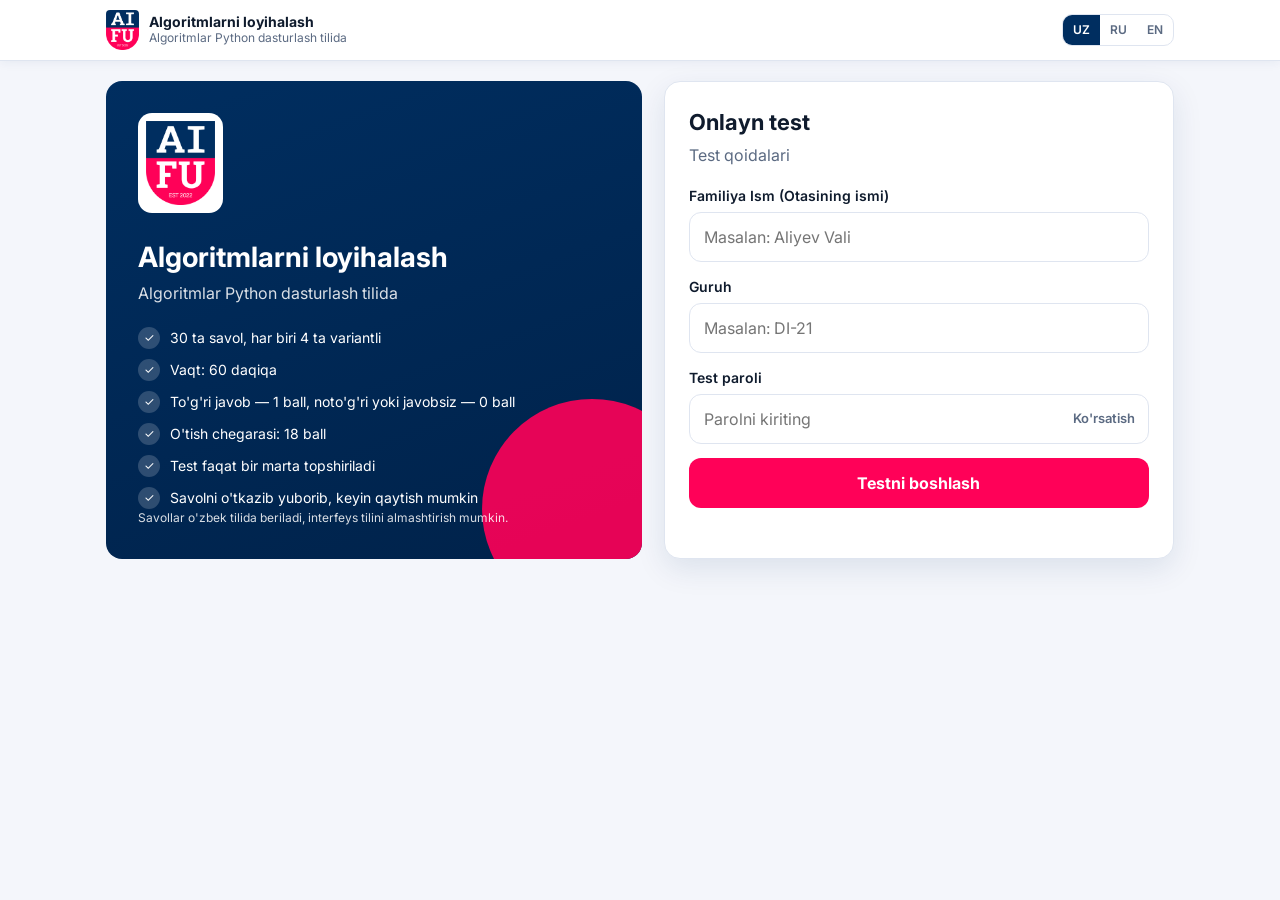
<file: index.html>
<!doctype html>
<html lang="uz">
<head>
<meta charset="utf-8">
<meta name="viewport" content="width=device-width,initial-scale=1">
<title>AIFU Online Test</title>
<meta name="robots" content="noindex">
<link rel="icon" type="image/png" href="assets/logo.png">
<link rel="preconnect" href="https://fonts.googleapis.com">
<link href="https://fonts.googleapis.com/css2?family=Inter:wght@400;500;600;700;800&family=JetBrains+Mono:wght@400;600&display=swap" rel="stylesheet">
<link rel="stylesheet" href="assets/styles.css?v=2">
</head>
<body>
<header class="top">
  <div class="top-in">
    <div class="brand"><img src="assets/logo.png" alt="AIFU"><div><b data-t="subject"></b><small data-t="topic"></small></div></div>
    <div class="grow"></div>
    <div id="timer" class="timer hidden" role="timer" aria-live="off">60:00</div>
    <div id="student" class="student hidden"><span class="avatar" id="ava"></span><div><b id="sName"></b><small id="sGroup"></small></div></div>
    <div class="lang" id="lang"><button data-l="uz">UZ</button><button data-l="ru">RU</button><button data-l="en">EN</button></div>
  </div>
</header>
<main class="wrap" id="app" aria-live="polite"></main>
<script src="config.js?v=2"></script>
<script src="assets/i18n.js?v=2"></script>
<script src="assets/validate.js?v=2"></script>
<script src="assets/app.js?v=2"></script>
</body>
</html>
</file>
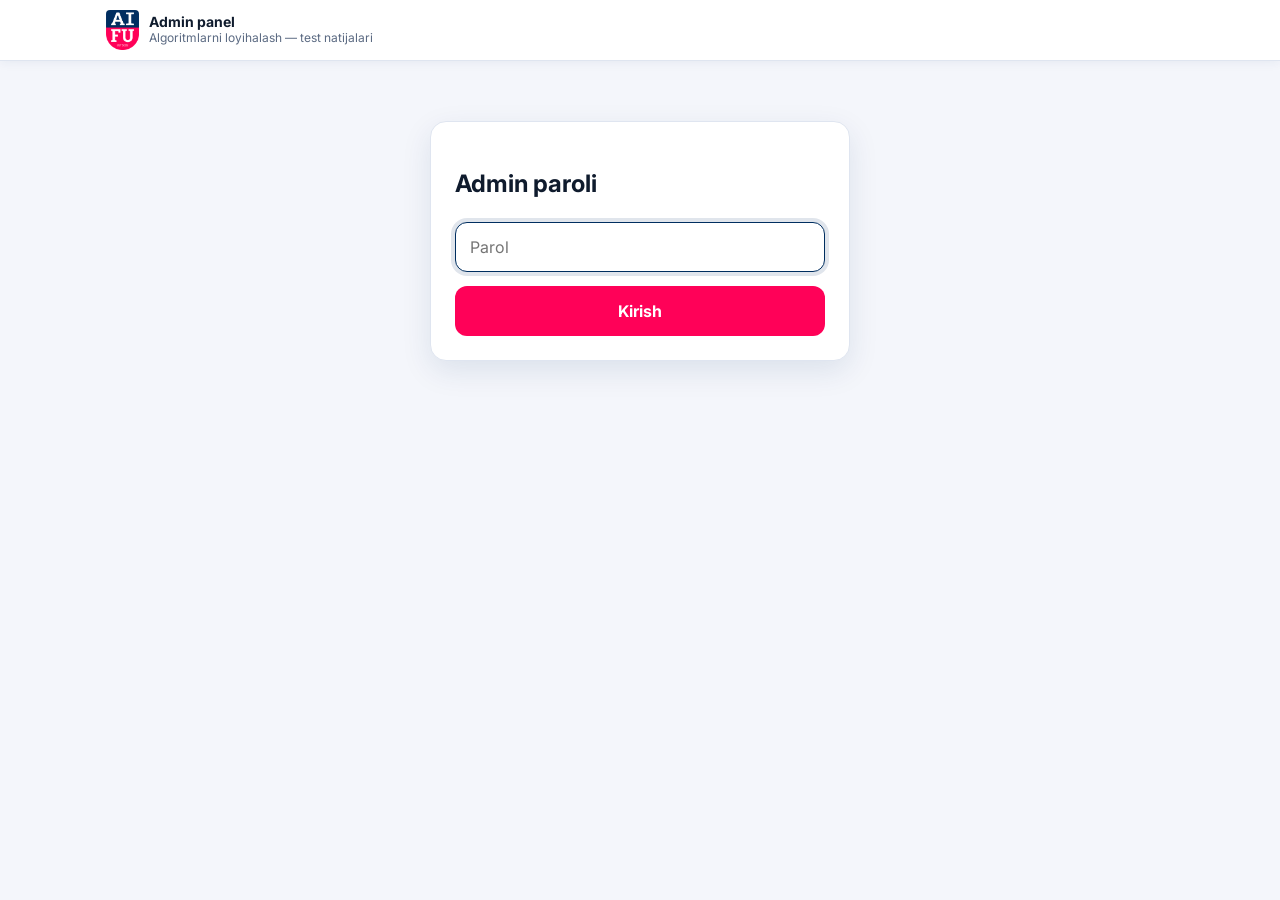
<file: admin.html>
<!doctype html>
<html lang="uz">
<head>
<meta charset="utf-8"><meta name="viewport" content="width=device-width,initial-scale=1">
<title>AIFU Test — Admin</title><meta name="robots" content="noindex">
<link rel="icon" type="image/png" href="assets/logo.png">
<link href="https://fonts.googleapis.com/css2?family=Inter:wght@400;600;700;800&display=swap" rel="stylesheet">
<link rel="stylesheet" href="assets/styles.css?v=2">
</head>
<body>
<header class="top"><div class="top-in"><div class="brand"><img src="assets/logo.png" alt="AIFU"><div><b>Admin panel</b><small>Algoritmlarni loyihalash — test natijalari</small></div></div><div class="grow"></div><button class="btn ghost hidden" id="out">Chiqish</button></div></header>
<main class="wrap" id="app"></main>
<script src="config.js?v=2"></script>
<script>
(function(){
const app=document.getElementById('app'); let pw=''; try{pw=sessionStorage.getItem('adm')||''}catch(e){}
const esc=s=>String(s==null?'':s).replace(/[&<>"]/g,c=>({'&':'&amp;','<':'&lt;','>':'&gt;','"':'&quot;'}[c]));
const api=async b=>{try{const r=await fetch(CONFIG.API_URL,{method:'POST',headers:{'Content-Type':'text/plain;charset=utf-8'},body:JSON.stringify(Object.assign({adminPassword:pw},b))});return await r.json()}catch(e){return {error:'NET'}}};
const fmt=t=>t?new Date(Number(t)).toLocaleString('uz-UZ',{day:'2-digit',month:'2-digit',hour:'2-digit',minute:'2-digit'}):'';
function login(msg){document.getElementById('out').classList.add('hidden');app.innerHTML=`<div class="card" style="max-width:420px;margin:40px auto"><h2>Admin paroli</h2>${msg?'<div class="alert">'+esc(msg)+'</div>':''}<form id="f"><div class="field"><input class="inp" id="p" type="password" placeholder="Parol" autofocus></div><button class="btn pri full">Kirish</button></form></div>`;
 document.getElementById('f').onsubmit=async e=>{e.preventDefault();pw=document.getElementById('p').value;await load(true)}}
async function load(first){
 const r=await api({action:'admin_list'});
 if(r.error==='WRONG_PASSWORD'){pw='';return login(first?"Parol noto'g'ri":'')}
 if(r.error){app.innerHTML='<div class="card">Xato: '+esc(r.error)+'</div>';return}
 try{sessionStorage.setItem('adm',pw)}catch(e){}
 document.getElementById('out').classList.remove('hidden');
 const done=r.list.filter(x=>x.status==='finished'||x.status==='expired'),pass=done.filter(x=>x.score>=18).length;
 const rp=r.report, left=rp.firstFinishedAt?Math.max(0,rp.firstFinishedAt+864e5-Date.now()):null;
 app.innerHTML=`<div class="kpis"><div><b>${r.students}</b><small>Talabalar (kirgan)</small></div><div><b>${done.length}</b><small>Tugatgan urinishlar</small></div><div><b>${r.avg}</b><small>O'rtacha ball</small></div><div><b>${done.length?Math.round(pass*100/done.length):0}%</b><small>≥18 ball</small></div></div>
 <div class="card"><div class="acts" style="margin:0 0 14px"><b>Hisobot:</b> ${rp.sentAt?'<span class="pill ok">Yuborilgan: '+esc(rp.sentAt)+'</span>':'<span class="pill act">Kutilmoqda: '+rp.done+'/'+rp.expected+' talaba'+(left!==null?', '+Math.floor(left/36e5)+' soat '+Math.floor(left%36e5/6e4)+' daq qoldi':'')+'</span>'}<span class="sp"></span>
 <button class="btn ghost" id="rf">↻ Yangilash</button><button class="btn nav" id="dl">⬇ Excel yuklab olish</button><button class="btn pri" id="sr">✉ Hisobotni hozir yuborish</button></div>
 <div style="overflow:auto;max-height:65vh"><table class="t"><thead><tr><th>№</th><th>FIO</th><th>Guruh</th><th>Urinish</th><th>Ball</th><th>Holat</th><th>Boshlangan</th><th>Tugagan</th><th>Tab</th><th></th></tr></thead><tbody>${r.list.map((x,i)=>`<tr><td>${i+1}</td><td>${esc(x.fio)}</td><td>${esc(x.group)}</td><td>${x.attempt}</td><td><b>${x.score===''?'—':x.score}</b></td><td>${x.status==='active'?'<span class="pill act">ishlamoqda</span>':x.status==='void'?'<span class="pill no">bekor</span>':x.score>=18?'<span class="pill ok">o\'tdi</span>':'<span class="pill no">o\'tmadi</span>'}</td><td>${fmt(x.startedAt)}</td><td>${fmt(x.finishedAt)}</td><td>${x.tabs||0}</td><td>${x.status==='void'?'':'<button class="btn ghost" style="padding:4px 10px;min-height:0;font-size:12px" data-v="'+x.id+'">Bekor qilish</button>'}</td></tr>`).join('')}</tbody></table></div></div>`;
 document.getElementById('rf').onclick=()=>load();
 document.getElementById('sr').onclick=async()=>{if(!confirm('Excel hisobotini '+'kamoliddin.ru1@gmail.com'+' ga hozir yuborasizmi?'))return;const x=await api({action:'admin_send_report'});alert(x.ok?'Yuborildi':'Xato: '+x.error);load()};
 document.getElementById('dl').onclick=async()=>{const x=await api({action:'admin_download'});if(x.error)return alert('Xato: '+x.error);const a=document.createElement('a');a.href='data:application/vnd.openxmlformats-officedocument.spreadsheetml.sheet;base64,'+x.b64;a.download=x.name;a.click()};
 app.querySelectorAll('[data-v]').forEach(b=>b.onclick=async()=>{if(!confirm("Bu urinishni bekor qilasizmi? (talaba qaytadan kira oladi)"))return;await api({action:'admin_void',id:b.dataset.v});load()});
}
document.getElementById('out').onclick=()=>{try{sessionStorage.removeItem('adm')}catch(e){}pw='';login()};
pw?load(true):login();
setInterval(()=>{if(pw&&!document.querySelector('.modal'))load()},30000);
})();
</script>
</body></html>
</file>
<file: assets/styles.css>
:root{--navy:#002e60;--navy2:#0b3d77;--pink:#ff0158;--pink2:#d8004b;--bg:#f4f6fb;--card:#fff;--ink:#0f1b2d;--mute:#5b6a82;--line:#dfe5f0;--ok:#12a150;--okbg:#e3f6ec;--bad:#d92d4a;--badbg:#fde7eb;--warn:#e08a00;--code:#0f1b2d;--codebg:#f1f4fa;--sh:0 10px 30px rgba(0,46,96,.10);--r:16px;--nb:#002e60}
@media (prefers-color-scheme:dark){:root:not([data-theme=light]){--bg:#0a1424;--card:#111e34;--ink:#e8eefb;--mute:#9db0cf;--line:#223452;--okbg:#0f2e20;--badbg:#3a1520;--codebg:#0b1628;--code:#e8eefb;--sh:0 10px 30px rgba(0,0,0,.4);--navy:#6b9bd8;--navy2:#8fb4e4;--nb:#1d5aa8}}
*{box-sizing:border-box}.test>*,.welcome>*{min-width:0}pre.code{max-width:100%}html,body{overflow-x:hidden}html,body{margin:0}body{font-family:Inter,system-ui,-apple-system,Segoe UI,sans-serif;background:var(--bg);color:var(--ink);line-height:1.5;-webkit-font-smoothing:antialiased}
button{font:inherit;cursor:pointer}input{font:inherit}
.hidden{display:none!important}.sr{position:absolute;left:-9999px}
a{color:var(--pink)}
/* topbar */
.top{position:sticky;top:0;z-index:20;background:var(--card);border-bottom:1px solid var(--line);box-shadow:0 2px 10px rgba(0,46,96,.06)}
.top-in{max-width:1100px;margin:0 auto;padding:10px 16px;display:flex;align-items:center;gap:14px}
.brand{display:flex;align-items:center;gap:10px;min-width:0}.brand img{height:40px;width:auto;border-radius:4px}
.brand b{display:block;font-size:14px;line-height:1.2}.brand small{color:var(--mute);font-size:12px;display:block;line-height:1.2}
.grow{flex:1}
.timer{font-variant-numeric:tabular-nums;font-weight:800;font-size:22px;padding:6px 14px;border-radius:12px;background:var(--nb);color:#fff;min-width:96px;text-align:center}
.timer.warn{background:var(--warn)}.timer.crit{background:var(--bad);animation:pulse 1s infinite}
@keyframes pulse{50%{opacity:.75}}@media(prefers-reduced-motion:reduce){.timer.crit{animation:none}}
.student{display:flex;align-items:center;gap:10px;background:var(--bg);border:1px solid var(--line);border-radius:12px;padding:6px 12px;max-width:280px;min-width:0}
.avatar{flex:none;width:32px;height:32px;border-radius:50%;background:var(--pink);color:#fff;display:grid;place-items:center;font-weight:700;font-size:13px}
.student div{min-width:0}.student b{display:block;font-size:13px;white-space:nowrap;overflow:hidden;text-overflow:ellipsis}.student small{color:var(--mute);font-size:12px}
.lang{display:flex;border:1px solid var(--line);border-radius:10px;overflow:hidden}.lang button{border:0;background:transparent;padding:6px 10px;font-weight:600;font-size:12px;color:var(--mute)}.lang button.on{background:var(--nb);color:#fff}
/* layout */
.wrap{max-width:1100px;margin:0 auto;padding:20px 16px 60px}
.card{background:var(--card);border:1px solid var(--line);border-radius:var(--r);box-shadow:var(--sh);padding:24px}
/* welcome */
.welcome{display:grid;grid-template-columns:1.05fr 1fr;gap:22px;align-items:stretch}
.hero{background:linear-gradient(160deg,var(--navy),#00224a);color:#fff;border-radius:var(--r);padding:32px;position:relative;overflow:hidden}
.hero:after{content:"";position:absolute;right:-60px;bottom:-60px;width:220px;height:220px;border-radius:50%;background:var(--pink);opacity:.9}
.hero .lg{background:#fff;border-radius:14px;padding:8px;display:inline-block}.hero .lg img{height:84px;display:block}
.hero h1{font-size:28px;line-height:1.2;margin:22px 0 6px}.hero p{margin:0;opacity:.85}
.hero ul{list-style:none;margin:22px 0 0;padding:0;position:relative;z-index:1;display:grid;gap:10px}.hero li{display:flex;gap:10px;font-size:14px}.hero li:before{content:"✓";flex:none;width:22px;height:22px;border-radius:50%;background:rgba(255,255,255,.18);display:grid;place-items:center;font-size:12px}
.note{font-size:12px;opacity:.75;margin-top:16px;position:relative;z-index:1}
.form h2{margin:0 0 4px;font-size:22px}.form .sub{color:var(--mute);margin:0 0 18px}
.field{margin-bottom:14px}.field label{display:block;font-weight:600;font-size:14px;margin-bottom:6px}
.inp{width:100%;padding:12px 14px;border:1.5px solid var(--line);border-radius:12px;background:var(--card);color:var(--ink);font-size:16px;outline:0;transition:border .15s,box-shadow .15s}
.inp:focus{border-color:var(--navy);box-shadow:0 0 0 4px rgba(0,46,96,.12)}.inp.err{border-color:var(--bad);box-shadow:0 0 0 4px rgba(217,45,74,.12)}
.pw{position:relative}.pw button{position:absolute;right:8px;top:50%;transform:translateY(-50%);border:0;background:transparent;color:var(--mute);font-size:13px;font-weight:600;padding:6px}
.msg{font-size:13px;color:var(--bad);margin-top:5px;min-height:0}
.alert{border-radius:12px;padding:12px 14px;margin-bottom:14px;font-size:14px;background:var(--badbg);color:var(--bad);border:1px solid var(--bad)}
.alert.info{background:var(--card);color:var(--ink);border-color:var(--navy)}
.btn{border:0;border-radius:12px;padding:13px 20px;font-weight:700;font-size:16px;min-height:46px;transition:transform .1s,background .15s}
.btn:active{transform:scale(.98)}.btn:disabled{opacity:.55;cursor:wait}
.btn.pri{background:var(--pink);color:#fff}.btn.pri:hover{background:var(--pink2)}
.btn.nav{background:var(--nb);color:#fff}.btn.ghost{background:transparent;color:var(--ink);border:1.5px solid var(--line)}.btn.ghost:hover{border-color:var(--navy)}
.btn.full{width:100%}.btn.danger{background:var(--bad);color:#fff}
/* test */
.test{display:grid;grid-template-columns:1fr 300px;gap:20px;align-items:start}
.progress{height:8px;background:var(--line);border-radius:99px;overflow:hidden;margin:10px 0 4px}.progress i{display:block;height:100%;background:var(--pink);width:0;transition:width .3s}
.meta{display:flex;justify-content:space-between;color:var(--mute);font-size:13px;gap:10px;flex-wrap:wrap}
.qno{font-weight:700;color:var(--pink);font-size:14px;margin:14px 0 6px}
.qtext{font-size:19px;font-weight:600;margin:0 0 14px;user-select:none}
pre.code{margin:0 0 16px;background:var(--codebg);color:var(--code);border:1px solid var(--line);border-radius:12px;padding:14px 16px;overflow:auto;font:14px/1.55 "JetBrains Mono",ui-monospace,Menlo,Consolas,monospace;user-select:none;tab-size:4}
.k{color:#c2185b;font-weight:600}.s{color:#0b7a4b}.c{color:#7a8aa3;font-style:italic}.n{color:#b45309}
.opts{display:grid;gap:10px}
.opt{display:flex;align-items:flex-start;gap:12px;text-align:left;width:100%;padding:12px 14px;border:1.5px solid var(--line);border-radius:12px;background:var(--card);color:var(--ink);min-height:52px;font-size:16px;transition:border .12s,background .12s}
.opt:hover{border-color:var(--navy)}
.opt .l{flex:none;width:30px;height:30px;border-radius:8px;background:var(--bg);border:1px solid var(--line);display:grid;place-items:center;font-weight:700;font-size:14px}
.opt .t{white-space:pre-wrap;word-break:break-word;padding-top:3px;font-family:inherit}
.opt.sel{border-color:var(--navy);background:rgba(0,46,96,.07)}.opt.sel .l{background:var(--nb);color:#fff;border-color:var(--navy)}
.acts{display:flex;gap:10px;flex-wrap:wrap;margin-top:18px;align-items:center}.acts .sp{flex:1}
.side h3{margin:0 0 10px;font-size:14px}
.grid{display:grid;grid-template-columns:repeat(6,1fr);gap:8px}
.cell{aspect-ratio:1;border-radius:10px;border:1.5px solid var(--line);background:var(--card);color:var(--mute);font-weight:700;font-size:14px;position:relative}
.cell.done{background:var(--nb);border-color:var(--navy);color:#fff}.cell.cur{outline:3px solid var(--pink);outline-offset:1px}
.cell.flag:after{content:"⚑";position:absolute;top:-6px;right:-3px;font-size:13px;color:var(--pink)}
.legend{display:flex;gap:12px;font-size:12px;color:var(--mute);margin:12px 0;flex-wrap:wrap}.legend i{display:inline-block;width:12px;height:12px;border-radius:4px;vertical-align:-2px;margin-right:4px;border:1.5px solid var(--line)}.legend i.d{background:var(--nb);border-color:var(--navy)}
.chk{display:flex;gap:8px;align-items:center;font-size:13px;color:var(--mute);margin-bottom:12px}
.status{font-size:12px;color:var(--mute)}.status.off{color:var(--warn);font-weight:600}
/* modal */
.modal{position:fixed;inset:0;background:rgba(5,15,30,.55);display:grid;place-items:center;z-index:50;padding:16px}.modal .card{max-width:440px;width:100%}
.modal h3{margin:0 0 8px}.links a{display:inline-block;margin:2px 6px 2px 0;padding:2px 10px;border-radius:8px;background:var(--bg);border:1px solid var(--line);text-decoration:none;color:var(--ink);font-weight:700}
.row{display:flex;gap:10px;margin-top:16px;flex-wrap:wrap}.row .btn{flex:1}
/* result */
.res{text-align:center;max-width:640px;margin:20px auto}
.ring{width:220px;height:220px;margin:6px auto 10px;position:relative}.ring svg{transform:rotate(-90deg)}
.ring .v{position:absolute;inset:0;display:grid;place-content:center}.ring .v b{font-size:52px;line-height:1}.ring .v span{color:var(--mute)}
.badge{display:inline-block;padding:6px 16px;border-radius:99px;font-weight:700;margin-bottom:14px}.badge.ok{background:var(--okbg);color:var(--ok)}.badge.no{background:var(--badbg);color:var(--bad)}
.stats{display:grid;grid-template-columns:repeat(4,1fr);gap:10px;margin:18px 0}.stats div{background:var(--bg);border:1px solid var(--line);border-radius:12px;padding:12px 6px}.stats b{display:block;font-size:22px}.stats small{color:var(--mute);font-size:12px}
.studentline{color:var(--mute);margin-bottom:4px}
/* review */
.tp{display:grid;grid-template-columns:1fr 1fr;gap:16px;margin-bottom:18px}.tp ul{margin:6px 0 0;padding-left:18px;font-size:14px}.tp h4{margin:0}
.filters{display:flex;gap:8px;margin:12px 0;flex-wrap:wrap}.chip{border:1.5px solid var(--line);background:var(--card);color:var(--ink);padding:6px 14px;border-radius:99px;font-weight:600;font-size:13px}.chip.on{background:var(--nb);border-color:var(--navy);color:#fff}
.rq{border:1px solid var(--line);border-radius:14px;padding:16px;margin-bottom:12px;background:var(--card)}.rq.good{border-left:5px solid var(--ok)}.rq.bad{border-left:5px solid var(--bad)}.rq.blank{border-left:5px solid var(--warn)}
.ro{padding:8px 12px;border-radius:10px;border:1px solid var(--line);margin-top:6px;display:flex;gap:10px;font-size:15px}.ro .t{white-space:pre-wrap;word-break:break-word}.ro b{flex:none}
.ro.right{background:var(--okbg);border-color:var(--ok)}.ro.mine{background:var(--badbg);border-color:var(--bad)}
.ex{margin-top:10px;font-size:14px;color:var(--mute);background:var(--bg);border-radius:10px;padding:10px 12px}
.toast{position:fixed;left:50%;bottom:18px;transform:translateX(-50%);background:var(--ink);color:var(--bg);padding:10px 16px;border-radius:10px;z-index:60;font-size:14px}
.spin{width:44px;height:44px;border:5px solid var(--line);border-top-color:var(--pink);border-radius:50%;animation:sp 1s linear infinite;margin:40px auto}@keyframes sp{to{transform:rotate(360deg)}}
.center{text-align:center}
/* admin */
table.t{width:100%;border-collapse:collapse;font-size:14px}table.t th,table.t td{padding:8px 10px;border-bottom:1px solid var(--line);text-align:left}table.t th{background:var(--bg);position:sticky;top:0}
.kpis{display:grid;grid-template-columns:repeat(4,1fr);gap:12px;margin:14px 0}.kpis div{background:var(--card);border:1px solid var(--line);border-radius:14px;padding:14px}.kpis b{font-size:26px;display:block}.kpis small{color:var(--mute)}
.pill{padding:2px 10px;border-radius:99px;font-size:12px;font-weight:700}.pill.ok{background:var(--okbg);color:var(--ok)}.pill.no{background:var(--badbg);color:var(--bad)}.pill.act{background:rgba(224,138,0,.15);color:var(--warn)}
/* responsive */
@media(max-width:860px){.welcome,.test,.tp{grid-template-columns:1fr}.hero{padding:24px}.grid{grid-template-columns:repeat(10,1fr)}.cell{font-size:12px;border-radius:8px}.kpis{grid-template-columns:1fr 1fr}.stats{grid-template-columns:1fr 1fr}.brand small,.brand b.sub{display:none}.timer{font-size:18px;min-width:80px;padding:5px 10px}.student{max-width:150px;padding:5px 8px}.student small{display:none}.top-in{gap:8px;padding:8px 12px}.qtext{font-size:17px}.lang button{padding:6px 7px}.brand img{height:34px}}
@media(max-width:480px){.brand>div{display:none}.student{max-width:120px}.grid{grid-template-columns:repeat(6,1fr)}.cell{font-size:14px}.hide-m{display:none}.acts .btn{flex:1}}
@media print{.top,.acts,.filters,.btn{display:none!important}body{background:#fff}.card{box-shadow:none}}
</file>
